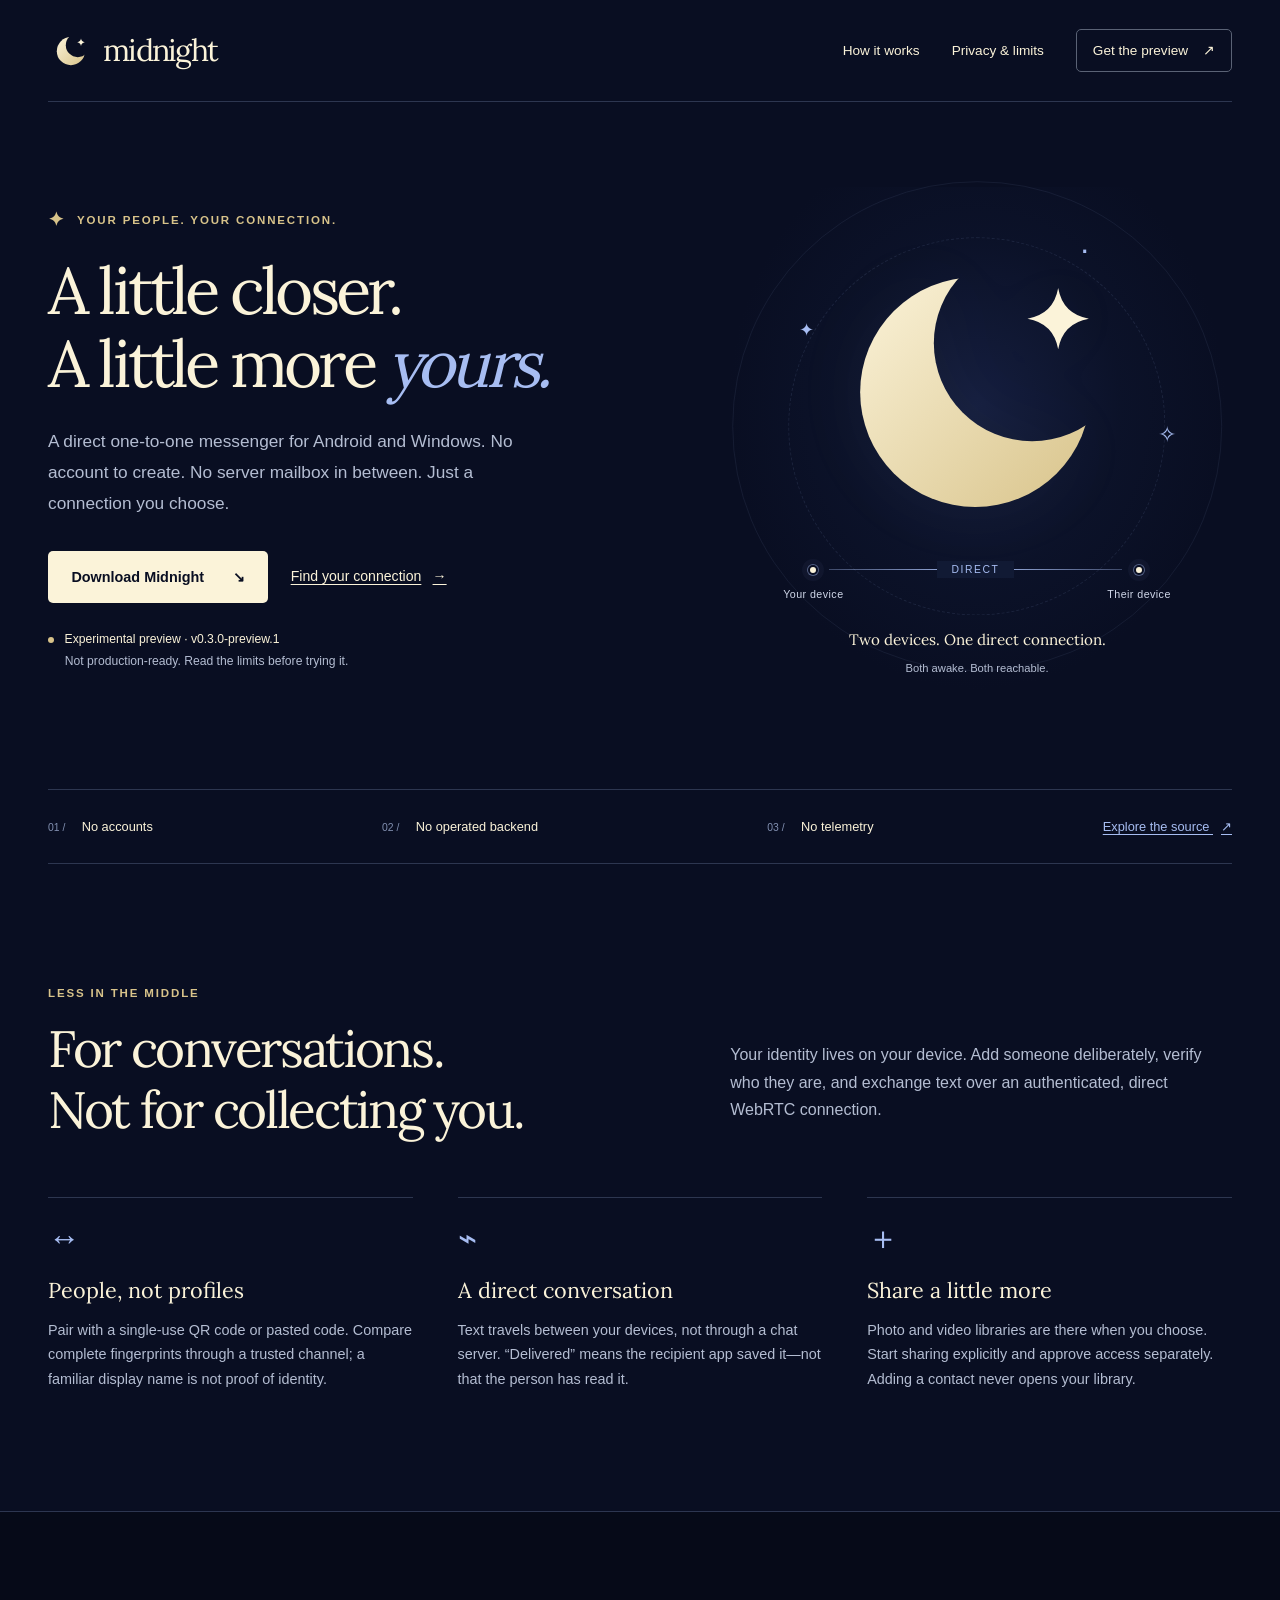
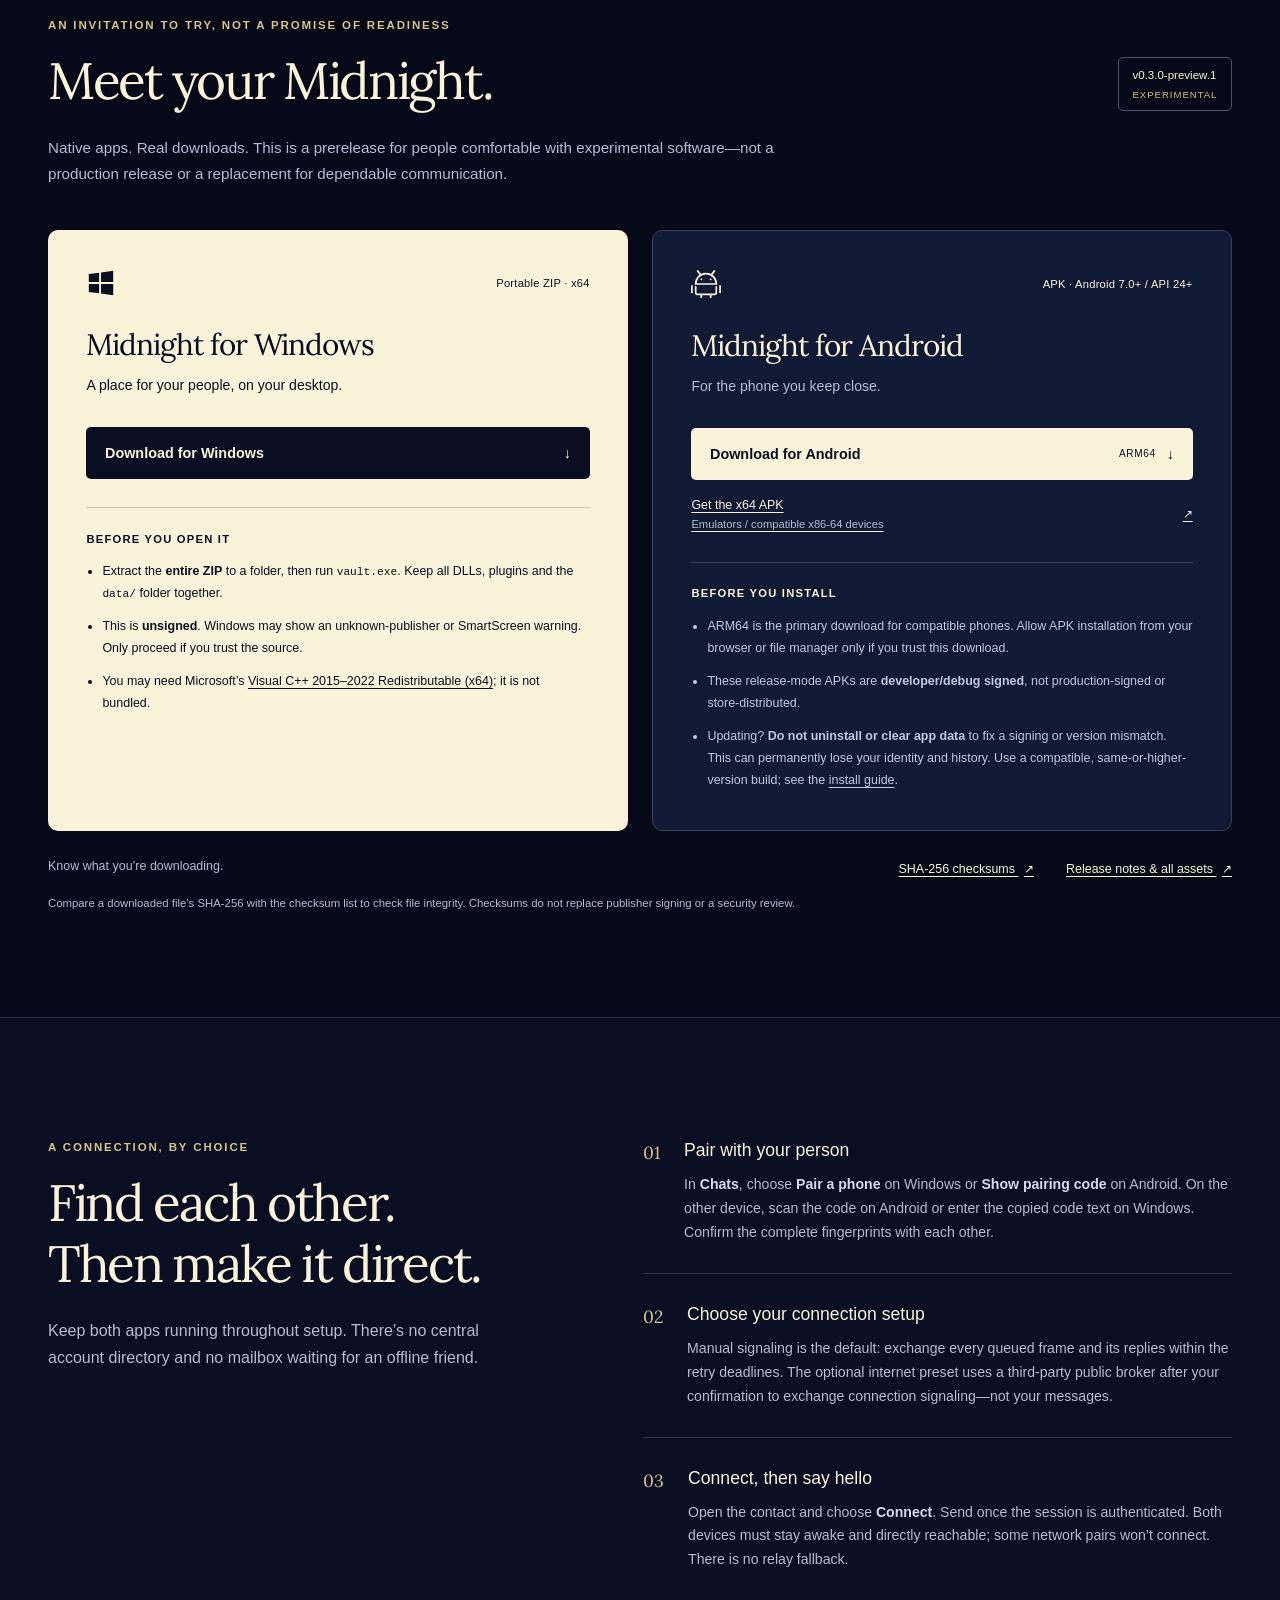
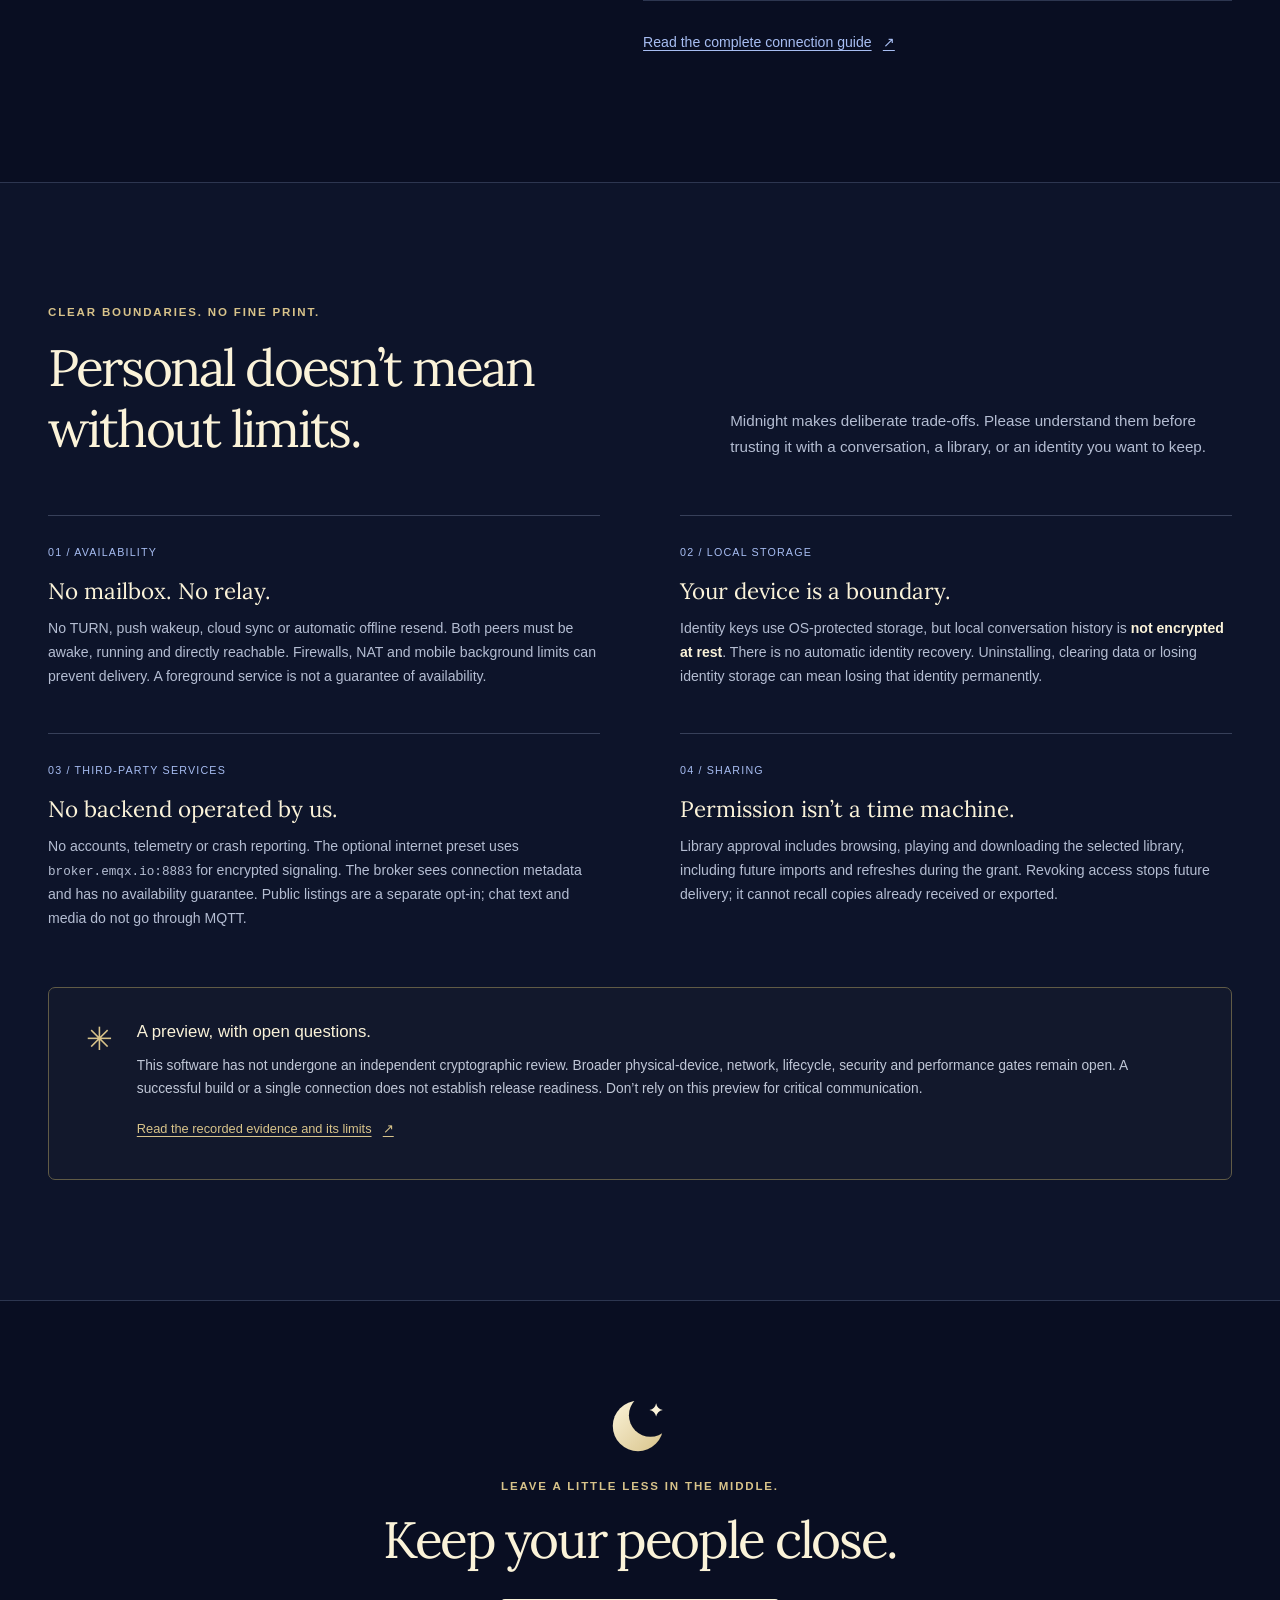
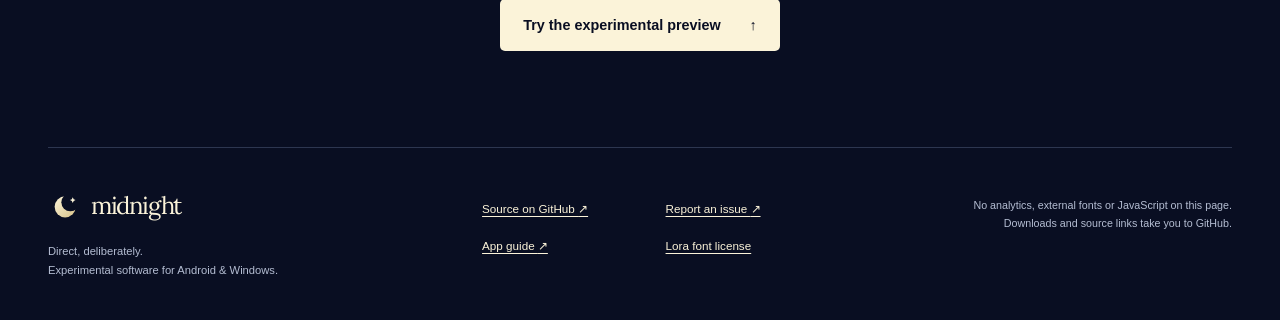
<file: site/index.html>
<!doctype html>
<html lang="en">
<head>
  <meta charset="utf-8">
  <meta name="viewport" content="width=device-width, initial-scale=1">
  <meta name="theme-color" content="#090e22">
  <meta name="description" content="Midnight is an experimental, direct one-to-one messenger for Android and Windows. No accounts, no server mailbox. Meet the preview and its limits.">
  <title>Midnight — A more personal connection</title>
  <link rel="icon" type="image/svg+xml" href="assets/icon.svg">
  <link rel="stylesheet" href="styles.css">
</head>
<body>
  <a class="skip-link" href="#main">Skip to content</a>
  <header class="site-header wrap">
    <a class="brand" href="#" aria-label="Midnight home">
      <img src="assets/mark.svg" width="48" height="48" alt="">
      <span>midnight</span>
    </a>
    <nav aria-label="Main navigation">
      <a href="#how-it-works">How it works</a>
      <a href="#privacy">Privacy &amp; limits</a>
      <a class="nav-download" href="#download">Get the preview <span aria-hidden="true">↗</span></a>
    </nav>
  </header>

  <main id="main">
    <section class="hero wrap" aria-labelledby="hero-heading">
      <div class="hero-copy">
        <p class="eyebrow"><span class="small-star" aria-hidden="true">✦</span> Your people. Your connection.</p>
        <h1 id="hero-heading">A little closer.<br>A little more <em>yours.</em></h1>
        <p class="hero-description">A direct one-to-one messenger for Android and Windows. No account to create. No server mailbox in between. Just a connection you choose.</p>
        <div class="hero-actions">
          <a class="button button-cream" href="#download">Download Midnight <span aria-hidden="true">↘</span></a>
          <a class="text-link" href="#how-it-works">Find your connection <span aria-hidden="true">→</span></a>
        </div>
        <p class="preview-note"><span class="preview-dot" aria-hidden="true"></span> Experimental preview · v0.3.0-preview.1<br><span>Not production-ready. Read the limits before trying it.</span></p>
      </div>
      <figure class="night-art" aria-label="A crescent moon above a direct path between two devices. Both devices must be awake and reachable.">
        <div class="orbit orbit-outer" aria-hidden="true"></div>
        <div class="orbit orbit-inner" aria-hidden="true"></div>
        <span class="art-star star-one" aria-hidden="true">✦</span>
        <span class="art-star star-two" aria-hidden="true">✧</span>
        <span class="art-star star-three" aria-hidden="true">·</span>
        <img class="hero-moon" src="assets/mark.svg" width="400" height="400" alt="">
        <div class="connection-path" aria-hidden="true">
          <span class="endpoint"><span class="device-dot"></span>Your device</span>
          <span class="path-line"><span>direct</span></span>
          <span class="endpoint"><span class="device-dot"></span>Their device</span>
        </div>
        <figcaption>Two devices. One direct connection.<br><span>Both awake. Both reachable.</span></figcaption>
      </figure>
    </section>

    <div class="principles wrap" aria-label="Midnight principles">
      <p><span aria-hidden="true">01 /</span> No accounts</p>
      <p><span aria-hidden="true">02 /</span> No operated backend</p>
      <p><span aria-hidden="true">03 /</span> No telemetry</p>
      <a href="https://github.com/soliluqoy/midnight.uwu">Explore the source <span aria-hidden="true">↗</span></a>
    </div>

    <section class="section wrap" aria-labelledby="connection-heading">
      <div class="section-heading connection-heading">
        <p class="eyebrow">Less in the middle</p>
        <h2 id="connection-heading">For conversations.<br>Not for collecting you.</h2>
        <p>Your identity lives on your device. Add someone deliberately, verify who they are, and exchange text over an authenticated, direct WebRTC connection.</p>
      </div>
      <div class="feature-grid">
        <article class="feature">
          <span class="feature-symbol" aria-hidden="true">↔</span>
          <h3>People, not profiles</h3>
          <p>Pair with a single-use QR code or pasted code. Compare complete fingerprints through a trusted channel; a familiar display name is not proof of identity.</p>
        </article>
        <article class="feature">
          <span class="feature-symbol" aria-hidden="true">⌁</span>
          <h3>A direct conversation</h3>
          <p>Text travels between your devices, not through a chat server. “Delivered” means the recipient app saved it—not that the person has read it.</p>
        </article>
        <article class="feature">
          <span class="feature-symbol" aria-hidden="true">＋</span>
          <h3>Share a little more</h3>
          <p>Photo and video libraries are there when you choose. Start sharing explicitly and approve access separately. Adding a contact never opens your library.</p>
        </article>
      </div>
    </section>

    <section id="download" class="download-section" aria-labelledby="download-heading">
      <div class="wrap">
        <div class="download-heading">
          <div>
            <p class="eyebrow">An invitation to try, not a promise of readiness</p>
            <h2 id="download-heading">Meet your Midnight.</h2>
          </div>
          <span class="version-tag">v0.3.0-preview.1 <span>Experimental</span></span>
        </div>
        <p class="download-intro">Native apps. Real downloads. This is a prerelease for people comfortable with experimental software—not a production release or a replacement for dependable communication.</p>
        <div class="download-grid">
          <article class="download-card windows-card" aria-labelledby="windows-heading">
            <div class="platform-header">
              <svg class="platform-icon" viewBox="0 0 32 32" fill="currentColor" aria-hidden="true"><path d="M3 6.5 14 5v10H3zm13-1.8L29 3v12H16zM3 17h11v10L3 25.5zm13 0h13v12l-13-1.7z"/></svg>
              <span class="package-type">Portable ZIP · x64</span>
            </div>
            <h3 id="windows-heading">Midnight for Windows</h3>
            <p class="platform-summary">A place for your people, on your desktop.</p>
            <a class="button button-navy" href="https://github.com/soliluqoy/midnight.uwu/releases/download/v0.3.0-preview.1/midnight-windows-x64.zip">Download for Windows <span aria-hidden="true">↓</span></a>
            <div class="install-notes">
              <h4>Before you open it</h4>
              <ul>
                <li>Extract the <strong>entire ZIP</strong> to a folder, then run <code>vault.exe</code>. Keep all DLLs, plugins and the <code>data/</code> folder together.</li>
                <li>This is <strong>unsigned</strong>. Windows may show an unknown-publisher or SmartScreen warning. Only proceed if you trust the source.</li>
                <li>You may need Microsoft’s <a href="https://aka.ms/vs/17/release/vc_redist.x64.exe">Visual C++ 2015–2022 Redistributable (x64)</a>; it is not bundled.</li>
              </ul>
            </div>
          </article>
          <article class="download-card android-card" aria-labelledby="android-heading">
            <div class="platform-header">
              <svg class="platform-icon" viewBox="0 0 32 32" fill="none" stroke="currentColor" stroke-width="1.8" stroke-linecap="round" aria-hidden="true"><path d="m10 6-3-4m15 4 3-4M5 16a11 11 0 0 1 22 0ZM5 19v6a2 2 0 0 0 2 2h18a2 2 0 0 0 2-2v-6M11 27v3m10-3v3M1 18v7m30-7v7"/><circle cx="11" cy="11" r="1" fill="currentColor" stroke="none"/><circle cx="21" cy="11" r="1" fill="currentColor" stroke="none"/></svg>
              <span class="package-type">APK · Android 7.0+ / API 24+</span>
            </div>
            <h3 id="android-heading">Midnight for Android</h3>
            <p class="platform-summary">For the phone you keep close.</p>
            <a class="button button-cream" href="https://github.com/soliluqoy/midnight.uwu/releases/download/v0.3.0-preview.1/midnight-android-arm64.apk">Download for Android <span class="button-detail">ARM64</span><span aria-hidden="true">↓</span></a>
            <a class="secondary-download" href="https://github.com/soliluqoy/midnight.uwu/releases/download/v0.3.0-preview.1/midnight-android-x64.apk">Get the x64 APK <span>Emulators / compatible x86-64 devices</span><span aria-hidden="true">↗</span></a>
            <div class="install-notes">
              <h4>Before you install</h4>
              <ul>
                <li>ARM64 is the primary download for compatible phones. Allow APK installation from your browser or file manager only if you trust this download.</li>
                <li>These release-mode APKs are <strong>developer/debug signed</strong>, not production-signed or store-distributed.</li>
                <li>Updating? <strong>Do not uninstall or clear app data</strong> to fix a signing or version mismatch. This can permanently lose your identity and history. Use a compatible, same-or-higher-version build; see the <a href="https://github.com/soliluqoy/midnight.uwu/blob/master/apps/vault/README.md#build-and-run">install guide</a>.</li>
              </ul>
            </div>
          </article>
        </div>
        <div class="release-links">
          <p>Know what you’re downloading.</p>
          <a href="https://github.com/soliluqoy/midnight.uwu/releases/download/v0.3.0-preview.1/SHA256SUMS.txt">SHA-256 checksums <span aria-hidden="true">↗</span></a>
          <a href="https://github.com/soliluqoy/midnight.uwu/releases/tag/v0.3.0-preview.1">Release notes &amp; all assets <span aria-hidden="true">↗</span></a>
        </div>
        <p class="checksum-note">Compare a downloaded file’s SHA-256 with the checksum list to check file integrity. Checksums do not replace publisher signing or a security review.</p>
      </div>
    </section>

    <section id="how-it-works" class="section wrap steps-section" aria-labelledby="steps-heading">
      <div class="section-heading">
        <p class="eyebrow">A connection, by choice</p>
        <h2 id="steps-heading">Find each other.<br>Then make it direct.</h2>
        <p>Keep both apps running throughout setup. There’s no central account directory and no mailbox waiting for an offline friend.</p>
      </div>
      <ol class="steps">
        <li>
          <span class="step-number" aria-hidden="true">01</span>
          <div><h3>Pair with your person</h3><p>In <strong>Chats</strong>, choose <strong>Pair a phone</strong> on Windows or <strong>Show pairing code</strong> on Android. On the other device, scan the code on Android or enter the copied code text on Windows. Confirm the complete fingerprints with each other.</p></div>
        </li>
        <li>
          <span class="step-number" aria-hidden="true">02</span>
          <div><h3>Choose your connection setup</h3><p>Manual signaling is the default: exchange every queued frame and its replies within the retry deadlines. The optional internet preset uses a third-party public broker after your confirmation to exchange connection signaling—not your messages.</p></div>
        </li>
        <li>
          <span class="step-number" aria-hidden="true">03</span>
          <div><h3>Connect, then say hello</h3><p>Open the contact and choose <strong>Connect</strong>. Send once the session is authenticated. Both devices must stay awake and directly reachable; some network pairs won’t connect. There is no relay fallback.</p></div>
        </li>
      </ol>
      <a class="text-link guide-link" href="https://github.com/soliluqoy/midnight.uwu/blob/master/apps/vault/README.md#real-core-workflow">Read the complete connection guide <span aria-hidden="true">↗</span></a>
    </section>

    <section id="privacy" class="privacy-section section" aria-labelledby="privacy-heading">
      <div class="wrap">
        <div class="privacy-heading">
          <div><p class="eyebrow">Clear boundaries. No fine print.</p><h2 id="privacy-heading">Personal doesn’t mean<br>without limits.</h2></div>
          <p>Midnight makes deliberate trade-offs. Please understand them before trusting it with a conversation, a library, or an identity you want to keep.</p>
        </div>
        <div class="limits-grid">
          <article><span class="limit-index" aria-hidden="true">01 / Availability</span><h3>No mailbox. No relay.</h3><p>No TURN, push wakeup, cloud sync or automatic offline resend. Both peers must be awake, running and directly reachable. Firewalls, NAT and mobile background limits can prevent delivery. A foreground service is not a guarantee of availability.</p></article>
          <article><span class="limit-index" aria-hidden="true">02 / Local storage</span><h3>Your device is a boundary.</h3><p>Identity keys use OS-protected storage, but local conversation history is <strong>not encrypted at rest</strong>. There is no automatic identity recovery. Uninstalling, clearing data or losing identity storage can mean losing that identity permanently.</p></article>
          <article><span class="limit-index" aria-hidden="true">03 / Third-party services</span><h3>No backend operated by us.</h3><p>No accounts, telemetry or crash reporting. The optional internet preset uses <code>broker.emqx.io:8883</code> for encrypted signaling. The broker sees connection metadata and has no availability guarantee. Public listings are a separate opt-in; chat text and media do not go through MQTT.</p></article>
          <article><span class="limit-index" aria-hidden="true">04 / Sharing</span><h3>Permission isn’t a time machine.</h3><p>Library approval includes browsing, playing and downloading the selected library, including future imports and refreshes during the grant. Revoking access stops future delivery; it cannot recall copies already received or exported.</p></article>
        </div>
        <aside class="experimental-note" aria-labelledby="experimental-heading">
          <span class="experimental-symbol" aria-hidden="true">✳</span>
          <div><h3 id="experimental-heading">A preview, with open questions.</h3><p>This software has not undergone an independent cryptographic review. Broader physical-device, network, lifecycle, security and performance gates remain open. A successful build or a single connection does not establish release readiness. Don’t rely on this preview for critical communication.</p><a class="text-link" href="https://github.com/soliluqoy/midnight.uwu/blob/master/apps/vault/README.md#verification">Read the recorded evidence and its limits <span aria-hidden="true">↗</span></a></div>
        </aside>
      </div>
    </section>

    <section class="closing wrap" aria-labelledby="closing-heading">
      <img src="assets/mark.svg" width="86" height="86" alt="" loading="lazy">
      <p class="eyebrow">Leave a little less in the middle.</p>
      <h2 id="closing-heading">Keep your people close.</h2>
      <a class="button button-cream" href="#download">Try the experimental preview <span aria-hidden="true">↑</span></a>
    </section>
  </main>

  <footer class="site-footer wrap">
    <div><a class="brand footer-brand" href="#" aria-label="Midnight home"><img src="assets/mark.svg" width="36" height="36" alt=""><span>midnight</span></a><p>Direct, deliberately.<br>Experimental software for Android &amp; Windows.</p></div>
    <nav aria-label="Project resources"><a href="https://github.com/soliluqoy/midnight.uwu">Source on GitHub <span aria-hidden="true">↗</span></a><a href="https://github.com/soliluqoy/midnight.uwu/issues">Report an issue <span aria-hidden="true">↗</span></a><a href="https://github.com/soliluqoy/midnight.uwu/blob/master/apps/vault/README.md">App guide <span aria-hidden="true">↗</span></a><a href="assets/OFL.txt">Lora font license</a></nav>
    <p class="footer-note">No analytics, external fonts or JavaScript on this page.<br>Downloads and source links take you to GitHub.</p>
  </footer>
</body>
</html>
</file>
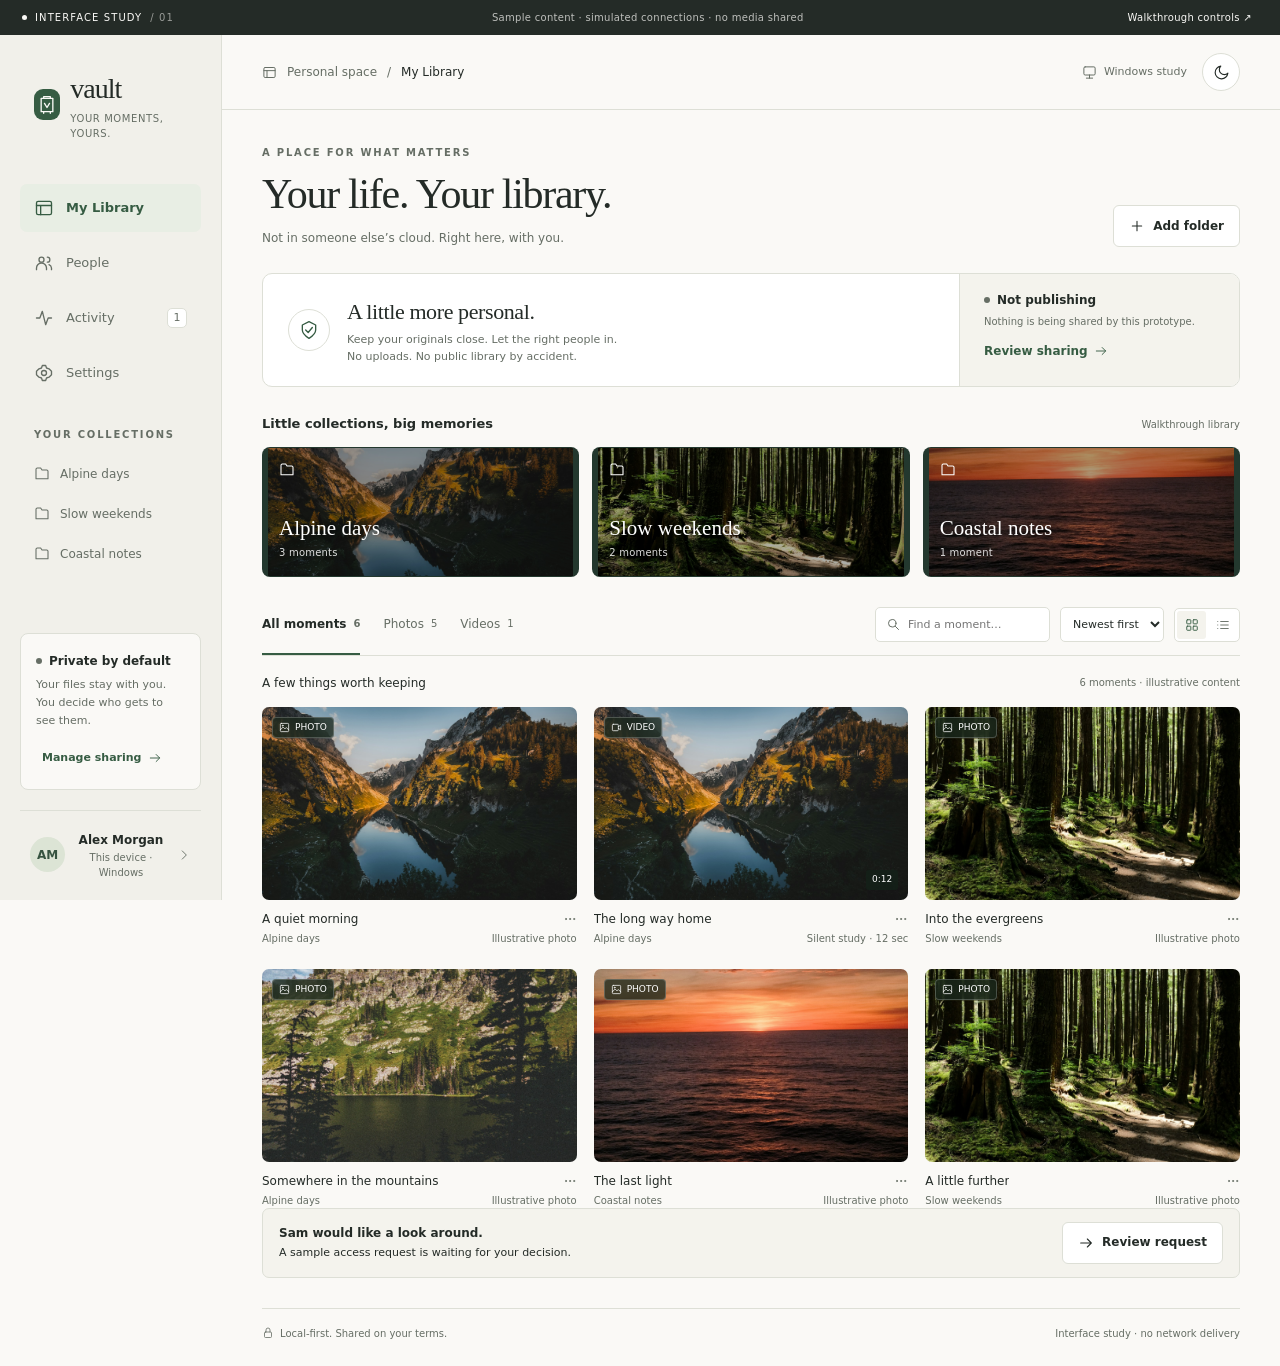
<file: design/vault/index.html>
<!doctype html>
<html lang="en">
<head>
  <meta charset="utf-8">
  <meta name="viewport" content="width=device-width, initial-scale=1">
  <meta name="color-scheme" content="light dark">
  <meta name="description" content="Vault interactive interface study. Local-only design prototype, not a networked Vault application.">
  <title>Vault — Interface study</title>
  <link rel="icon" href="data:,">
  <link rel="stylesheet" href="styles.css">
  <script src="app.js" defer></script>
</head>
<body>
  <a class="skip-link" href="#main">Skip to content</a>
  <div class="study-bar"><span><span class="study-dot"></span> INTERFACE STUDY <span class="study-version">/ 01</span></span><span class="study-disclaimer">Sample content · simulated connections · no media shared</span><button type="button" data-action="scenario">Walkthrough controls <span aria-hidden="true">↗</span></button></div>
  <div id="app"></div>
  <dialog id="dialog" aria-labelledby="dialog-title"></dialog>
  <div id="toast" role="status" aria-live="polite"></div>
  <input id="file-picker" type="file" accept="image/*,video/*" multiple hidden>
  <input id="folder-picker" type="file" accept="image/*,video/*" webkitdirectory multiple hidden>
</body>
</html>
</file>
<file: site/styles.css>
@font-face {
  font-family: "Lora";
  src: url("assets/Lora.ttf") format("truetype");
  font-style: normal;
  font-weight: 400 700;
  font-display: swap;
}

:root {
  color-scheme: dark;
  --night: #090e22;
  --deep: #060a18;
  --panel: #111a35;
  --cream: #fbf3d9;
  --muted: #b4bdd2;
  --blue: #a7bdf2;
  --gold: #d8c38a;
  --line: #2d3650;
  --serif: "Lora", Georgia, serif;
  --sans: -apple-system, BlinkMacSystemFont, "Segoe UI", sans-serif;
}

* { box-sizing: border-box; }
html { scroll-behavior: smooth; scroll-padding-top: 2rem; }
body { margin: 0; background: var(--night); color: var(--cream); font-family: var(--sans); font-size: 1rem; line-height: 1.7; -webkit-font-smoothing: antialiased; }
::selection { background: var(--cream); color: var(--night); }
a { color: inherit; text-underline-offset: .22em; text-decoration-thickness: 1px; }
a:hover { text-decoration-thickness: 2px; }
a:focus-visible { outline: 3px solid var(--blue); outline-offset: 6px; border-radius: 3px; }
img, svg { max-width: 100%; vertical-align: middle; }
figure, p, h1, h2, h3, h4 { margin: 0; }
h1, h2, h3 { font-weight: 400; }
h1, h2 { font-family: var(--serif); text-wrap: balance; }
h2 { font-size: clamp(2.1rem, 4vw, 3.5rem); letter-spacing: -.045em; line-height: 1.2; }
h3 { font-size: 1.2rem; line-height: 1.4; }
code { font-family: ui-monospace, "Cascadia Code", Consolas, monospace; font-size: .9em; overflow-wrap: anywhere; }
strong { font-weight: 650; }
.wrap { width: min(1200px, calc(100% - 6rem)); margin-inline: auto; }
.section { padding-block: 7.5rem; }
.eyebrow { font-size: .72rem; font-weight: 650; line-height: 1.6; letter-spacing: .16em; text-transform: uppercase; color: var(--gold); }
.skip-link { position: absolute; top: -8rem; left: 1rem; z-index: 5; background: var(--cream); color: var(--night); padding: .8rem 1.2rem; }
.skip-link:focus { top: 1rem; }

.site-header { display: flex; align-items: center; justify-content: space-between; gap: 2rem; padding-block: 1.65rem; border-bottom: 1px solid var(--line); }
.brand { display: inline-flex; align-items: center; gap: .45rem; text-decoration: none; flex-shrink: 0; }
.brand span { font-family: var(--serif); font-size: 1.9rem; letter-spacing: -.06em; line-height: 1; }
.site-header nav { display: flex; align-items: center; gap: 2rem; font-size: .85rem; }
.site-header nav a { text-decoration: none; padding-block: .5rem; }
.site-header nav a:hover { color: var(--blue); }
.site-header nav .nav-download { border: 1px solid #5a6275; padding: .55rem 1rem; border-radius: 5px; }
.nav-download span { margin-left: .7rem; }

.hero { display: grid; grid-template-columns: 1.22fr 1fr; align-items: center; min-height: 650px; padding-block: 5.3rem 5.8rem; gap: 1.5rem; }
.hero .eyebrow { display: flex; align-items: center; gap: .7rem; }
.small-star { font-size: 1.2rem; line-height: 1; }
h1 { margin-top: 1.5rem; font-size: clamp(3rem, 5.1vw, 4.55rem); line-height: 1.12; letter-spacing: -.058em; }
h1 em { font-weight: 400; color: var(--blue); }
.hero-description { max-width: 32rem; margin-top: 1.65rem; font-size: 1.08rem; color: var(--muted); line-height: 1.8; }
.hero-actions { display: flex; align-items: center; flex-wrap: wrap; gap: 1.4rem; margin-top: 2rem; }
.button { min-height: 52px; display: inline-flex; align-items: center; justify-content: center; gap: 1.8rem; border: 1px solid transparent; border-radius: 5px; padding: .85rem 1.4rem; font-size: .9rem; font-weight: 650; line-height: 1.4; text-decoration: none; transition: background-color .18s ease, border-color .18s ease; }
.button:hover { text-decoration: none; }
.button-cream { background: var(--cream); color: var(--night); }
.button-cream:hover { background: #e6d6a6; }
.button-navy { background: var(--night); color: var(--cream); }
.button-navy:hover { background: #233157; }
.text-link { display: inline-flex; align-items: center; gap: .7rem; font-size: .88rem; padding-block: .45rem; }
.preview-note { margin-top: 1.6rem; font-size: .76rem; color: var(--cream); line-height: 1.8; }
.preview-note > span:last-child { color: var(--muted); margin-left: 1.05rem; }
.preview-dot { display: inline-block; width: 6px; height: 6px; margin-right: .45rem; border-radius: 50%; background: var(--gold); vertical-align: middle; }

.night-art { position: relative; isolation: isolate; width: 100%; aspect-ratio: 1; max-width: 510px; justify-self: end; display: flex; flex-direction: column; align-items: center; justify-content: end; background: radial-gradient(ellipse at 50% 43%, #202d5c80 0, #15214335 40%, transparent 69%); }
.orbit { position: absolute; top: 47%; left: 50%; border: 1px solid #a7bdf214; border-radius: 50%; transform: translate(-50%, -50%); z-index: -1; }
.orbit-outer { width: 96%; height: 96%; }
.orbit-inner { width: 74%; height: 74%; border-style: dashed; border-color: #a7bdf21c; }
.hero-moon { position: absolute; top: 0; left: 13%; width: 77%; height: auto; filter: drop-shadow(0 0 36px #d8c38a0a); }
.art-star { position: absolute; color: var(--blue); }
.star-one { top: 25%; left: 15%; font-size: 1.15rem; }
.star-two { right: 11%; top: 45%; font-size: 1.4rem; }
.star-three { top: 7%; right: 28%; font-size: 2rem; }
.connection-path { display: flex; align-items: flex-start; width: 76%; margin-bottom: 1.4rem; padding-top: 65%; }
.endpoint { display: flex; flex-direction: column; align-items: center; gap: .65rem; font-size: .67rem; letter-spacing: .04em; color: #d0d7e9; white-space: nowrap; }
.device-dot { width: 10px; height: 10px; background: var(--cream); border-radius: 50%; border: 2px solid var(--night); box-shadow: 0 0 0 1px #a7bdf270, 0 0 0 6px #a7bdf20b; }
.path-line { flex: 1; margin: 4px -.9rem 0; height: 1px; background: linear-gradient(90deg, #a7bdf255, #a7bdf2, #a7bdf255); text-align: center; }
.path-line span { display: inline-block; position: relative; top: -.95rem; background: #111a34; padding-inline: .9rem; color: var(--blue); font-size: .65rem; letter-spacing: .15em; text-transform: uppercase; }
.night-art figcaption { font-family: var(--serif); text-align: center; font-size: .95rem; line-height: 1.8; padding-bottom: 1rem; }
.night-art figcaption span { font-family: var(--sans); font-size: .7rem; color: var(--muted); }

.principles { display: flex; align-items: center; justify-content: space-between; gap: 1.5rem; padding-block: 1.6rem; border-block: 1px solid var(--line); font-size: .8rem; }
.principles p { white-space: nowrap; }
.principles p span { color: #8290b1; margin-right: .8rem; font-size: .65rem; }
.principles a { color: var(--blue); }
.principles a span { margin-left: .5rem; }
.section-heading { max-width: 42rem; }
.section-heading h2 { margin-top: .95rem; }
.section-heading > p:last-child { margin-top: 1.4rem; color: var(--muted); max-width: 35rem; }
.connection-heading { max-width: none; display: grid; grid-template-columns: 1.2fr 1fr; column-gap: 5rem; }
.connection-heading .eyebrow { grid-column: 1 / -1; }
.connection-heading > p:last-child { margin-top: 1.3rem; align-self: center; }
.feature-grid { display: grid; grid-template-columns: repeat(3, 1fr); gap: 2.8rem; margin-top: 3.5rem; }
.feature { border-top: 1px solid var(--line); padding-top: 1.5rem; }
.feature-symbol { color: var(--blue); font-size: 2rem; line-height: 1; display: block; margin-bottom: 1.3rem; }
.feature h3 { font-family: var(--serif); font-size: 1.35rem; }
.feature p { color: var(--muted); margin-top: .8rem; font-size: .9rem; }

.download-section { background: var(--deep); border-block: 1px solid var(--line); padding-block: 6.5rem; }
.download-heading { display: flex; justify-content: space-between; align-items: end; gap: 2rem; }
.download-heading h2 { margin-top: .95rem; }
.version-tag { flex-shrink: 0; border: 1px solid #4b5267; border-radius: 5px; padding: .55rem .85rem; font-size: .72rem; line-height: 1.4; color: var(--cream); }
.version-tag span { display: block; color: var(--gold); text-transform: uppercase; font-size: .6rem; letter-spacing: .1em; margin-top: .3rem; }
.download-intro { color: var(--muted); max-width: 47rem; margin-top: 1.5rem; font-size: .95rem; }
.download-grid { display: grid; grid-template-columns: 1fr 1fr; gap: 1.5rem; margin-top: 2.7rem; }
.download-card { border-radius: 10px; padding: 2.4rem; }
.windows-card { color-scheme: light; background: var(--cream); color: var(--night); }
.android-card { background: var(--panel); border: 1px solid #35405e; }
.platform-header { display: flex; align-items: center; justify-content: space-between; gap: 1rem; margin-bottom: 1.6rem; }
.platform-icon { height: 30px; width: 30px; flex-shrink: 0; }
.package-type { font-size: .7rem; letter-spacing: .02em; }
.download-card h3 { font-family: var(--serif); font-size: clamp(1.45rem, 2.35vw, 1.85rem); letter-spacing: -.035em; }
.platform-summary { margin-top: .55rem; font-size: .88rem; }
.android-card .platform-summary { color: var(--muted); }
.download-card .button { display: flex; margin-top: 1.8rem; width: 100%; justify-content: space-between; gap: .7rem; padding-inline: 1.1rem; }
.button-detail { margin-left: auto; font-size: .63rem; font-weight: 500; letter-spacing: .06em; }
.secondary-download { display: grid; grid-template-columns: 1fr auto; font-size: .78rem; line-height: 1.6; padding-block: 1rem 0; }
.secondary-download span:first-child { grid-row: 2; color: var(--muted); font-size: .7rem; text-decoration: none; }
.secondary-download span:last-child { grid-column: 2; grid-row: 1 / 3; align-self: center; }
.install-notes { border-top: 1px solid #cdc4ad; padding-top: 1.35rem; margin-top: 1.75rem; }
.android-card .install-notes { border-color: #35405e; }
.install-notes h4 { font-size: .7rem; text-transform: uppercase; letter-spacing: .11em; font-weight: 650; }
.install-notes ul { margin: .8rem 0 0; padding-left: 1rem; font-size: .78rem; line-height: 1.75; }
.install-notes li + li { margin-top: .7rem; }
.android-card .install-notes li { color: #bec8df; }
.install-notes strong { color: inherit; }
.windows-card a:focus-visible { outline-color: #254e93; }
.release-links { display: flex; flex-wrap: wrap; gap: .5rem 2rem; margin-top: 1.6rem; font-size: .78rem; }
.release-links p { margin-right: auto; color: var(--muted); }
.release-links a { padding-block: .15rem; }
.release-links a span { margin-left: .35rem; }
.checksum-note { color: var(--muted); font-size: .71rem; margin-top: .7rem; max-width: 51rem; }

.steps-section { display: grid; grid-template-columns: 1fr 1.18fr; column-gap: 6rem; }
.steps-section .section-heading > p:last-child { max-width: 27rem; }
.steps { list-style: none; margin: 0; padding: 0; }
.steps li { display: flex; gap: 1.5rem; padding-block: 1.75rem; border-bottom: 1px solid var(--line); }
.steps li:first-child { padding-top: 0; }
.step-number { color: var(--gold); font-family: var(--serif); font-size: 1.1rem; line-height: 1.7; }
.steps h3 { font-size: 1.1rem; }
.steps p { color: var(--muted); margin-top: .65rem; font-size: .88rem; }
.steps p strong { color: #d4dced; }
.guide-link { grid-column: 2; justify-self: start; margin-top: 1.4rem; color: var(--blue); }

.privacy-section { background: #0d142a; border-block: 1px solid var(--line); }
.privacy-heading { display: grid; grid-template-columns: 1.2fr 1fr; gap: 5rem; align-items: end; }
.privacy-heading h2 { margin-top: .95rem; }
.privacy-heading > p { color: var(--muted); font-size: .95rem; }
.limits-grid { display: grid; grid-template-columns: 1fr 1fr; gap: 2.75rem 5rem; margin-top: 3.5rem; }
.limits-grid article { border-top: 1px solid #374059; padding-top: 1.3rem; }
.limit-index { font-size: .67rem; color: var(--blue); text-transform: uppercase; letter-spacing: .11em; }
.limits-grid h3 { font-family: var(--serif); font-size: 1.4rem; margin-top: .65rem; }
.limits-grid p { color: var(--muted); font-size: .88rem; margin-top: .7rem; }
.limits-grid strong { color: var(--cream); }
.experimental-note { margin-top: 3.5rem; padding: 2rem 2.3rem; border: 1px solid #605b46; border-radius: 7px; background: #d8c38a05; display: flex; gap: 1.5rem; align-items: start; }
.experimental-symbol { color: var(--gold); font-size: 2rem; line-height: 1.2; }
.experimental-note h3 { color: var(--cream); font-size: 1.05rem; }
.experimental-note p { margin-top: .65rem; color: #c0c7d7; font-size: .86rem; }
.experimental-note .text-link { color: var(--gold); margin-top: .65rem; font-size: .8rem; }

.closing { padding-block: 5rem 6rem; text-align: center; }
.closing > img { margin-bottom: .65rem; }
.closing h2 { margin-top: .8rem; }
.closing .button { margin-top: 1.8rem; }
.site-footer { border-top: 1px solid var(--line); padding-block: 2.5rem; display: grid; grid-template-columns: 1.1fr 1fr 1fr; gap: 3rem; align-items: start; }
.footer-brand span { font-size: 1.5rem; }
.site-footer p { color: var(--muted); font-size: .7rem; margin-top: .65rem; }
.site-footer nav { display: grid; grid-template-columns: 1fr 1fr; gap: .5rem 1rem; font-size: .73rem; padding-top: .4rem; }
.site-footer nav a { padding-block: .3rem; }
.site-footer .footer-note { margin-top: .5rem; text-align: right; font-size: .67rem; }

@media (min-width: 1500px) {
  .hero { min-height: 730px; }
}

@media (max-width: 1100px) {
  .wrap { width: min(1200px, calc(100% - 4rem)); }
  .site-header nav { gap: 1.3rem; }
  .hero { grid-template-columns: 1.2fr 1fr; min-height: auto; padding-block: 4.5rem; }
  h1 { font-size: clamp(2.7rem, 5.3vw, 4rem); }
  .hero-description { font-size: 1rem; }
  .hero-actions { gap: .8rem 1.2rem; }
  .hero-actions .text-link { font-size: .8rem; }
  .connection-heading, .privacy-heading { column-gap: 3rem; }
  .feature-grid { gap: 1.8rem; }
  .download-card { padding: 1.8rem; }
  .steps-section { column-gap: 3rem; }
  .limits-grid { column-gap: 3rem; }
  .site-footer { grid-template-columns: 1fr 1fr; gap: 2rem; }
  .site-footer .footer-note { grid-column: 1 / -1; text-align: left; margin-top: 0; }
}

@media (max-width: 760px) {
  html { scroll-padding-top: 1rem; }
  .wrap { width: calc(100% - 2.5rem); }
  .section { padding-block: 4.5rem; }
  .site-header { flex-wrap: wrap; gap: 1.1rem; padding-block: 1.1rem; }
  .brand span { font-size: 1.75rem; }
  .brand img { width: 42px; height: 42px; }
  .site-header nav { width: 100%; justify-content: space-between; gap: .65rem; font-size: .72rem; }
  .site-header nav a { min-height: 44px; display: inline-flex; align-items: center; }
  .site-header nav .nav-download { padding: .4rem .65rem; }
  .nav-download span { margin-left: .5rem; }
  .hero { grid-template-columns: 1fr; gap: .5rem; padding-block: 3.25rem 2.5rem; }
  h1 { font-size: clamp(2.8rem, 8.5vw, 4rem); margin-top: 1.15rem; }
  .hero-description { max-width: 35rem; font-size: 1rem; }
  .hero-actions { margin-top: 1.6rem; }
  .night-art { justify-self: center; max-width: 390px; margin-top: .5rem; }
  .principles { display: grid; grid-template-columns: 1fr 1fr; gap: 1rem; font-size: .73rem; }
  .principles p span { margin-right: .5rem; font-size: .6rem; }
  .principles a { padding-block: .3rem; }
  .connection-heading { display: block; }
  .connection-heading > p:last-child { margin-top: 1.2rem; }
  .feature-grid { grid-template-columns: 1fr; gap: 1.8rem; margin-top: 2rem; }
  .feature { position: relative; padding-left: 3rem; padding-top: 1.4rem; }
  .feature-symbol { position: absolute; top: 1.5rem; left: 0; font-size: 1.7rem; }
  .feature p { max-width: 34rem; }
  .download-section { padding-block: 4.2rem; }
  .download-heading { display: block; }
  .version-tag { display: inline-flex; gap: 1rem; align-items: center; margin-top: 1.3rem; }
  .version-tag span { margin: 0; }
  .download-intro { font-size: .9rem; }
  .download-grid { grid-template-columns: 1fr; margin-top: 2rem; gap: 1.2rem; }
  .download-card { padding: 1.8rem; }
  .download-card h3 { font-size: 1.85rem; }
  .release-links { gap: .6rem 1.5rem; }
  .release-links p { width: 100%; }
  .steps-section { display: block; }
  .steps { margin-top: 2.5rem; }
  .steps li { gap: 1.2rem; }
  .guide-link { margin-top: 1.4rem; }
  .privacy-heading { display: block; }
  .privacy-heading > p { margin-top: 1.4rem; }
  .limits-grid { grid-template-columns: 1fr; gap: 2rem; margin-top: 2.5rem; }
  .experimental-note { padding: 1.5rem; gap: 1rem; margin-top: 2.5rem; }
  .experimental-symbol { font-size: 1.5rem; }
  .closing { padding-block: 3.5rem 4.5rem; }
  .site-footer { padding-block: 2rem; gap: 1.5rem; }
  .site-footer nav { grid-template-columns: 1fr; gap: .3rem; }
  .site-footer nav a { min-height: 36px; }
}

@media (max-width: 380px) {
  .wrap { width: calc(100% - 2rem); }
  .site-header nav { flex-wrap: wrap; gap: .15rem 1rem; justify-content: start; }
  .site-header nav .nav-download { margin-left: auto; }
  .eyebrow { font-size: .64rem; letter-spacing: .12em; }
  h1 { font-size: 2.65rem; }
  .hero-actions { align-items: start; flex-direction: column; gap: .6rem; }
  .preview-note { font-size: .68rem; }
  .principles { font-size: .65rem; gap: .8rem; }
  .principles p span { margin-right: .3rem; }
  .download-card { padding: 1.3rem; }
  .download-card h3 { font-size: 1.6rem; }
  .package-type { font-size: .64rem; }
  .download-card .button { font-size: .8rem; padding-inline: .85rem; }
  .experimental-note { padding: 1.25rem; }
  .experimental-symbol { display: none; }
  .site-footer { grid-template-columns: 1fr; }
  .site-footer nav { grid-template-columns: 1fr 1fr; }
}

@media (prefers-reduced-motion: reduce) {
  html { scroll-behavior: auto; }
  .button { transition: none; }
}

@media (forced-colors: active) {
  .button, .device-dot { border: 1px solid ButtonText; }
  .path-line { background: CanvasText; }
  .preview-dot { background: CanvasText; }
  .orbit { border-color: GrayText; }
}
</file>
<file: design/vault/styles.css>
@layer reset, base, components, responsive;
@layer reset {
  *,*::before,*::after{box-sizing:border-box}body,h1,h2,h3,p{margin:0}button,input,select{font:inherit}button{cursor:pointer}img,video{max-width:100%;display:block}button,a,input,select{touch-action:manipulation}button{color:inherit}button:disabled{cursor:not-allowed;opacity:.5}a{color:inherit}button svg{pointer-events:none}button,input,select{border-radius:0}button{background:none;border:0}button:focus-visible,a:focus-visible,input:focus-visible,select:focus-visible,summary:focus-visible{outline:3px solid var(--accent);outline-offset:4px}
}
@layer base {
  :root{--bg:#faf9f6;--sidebar:#f1f0ea;--surface:#fff;--surface-soft:#f4f3ed;--fg:#242b27;--muted:#666e65;--border:#dddfd6;--accent:#365c43;--accent-hover:#244730;--accent-soft:#e8eee4;--warning:#8b5724;--warning-soft:#fff4e3;--error:#a74036;--error-soft:#faeae7;--media-bg:#e3e5dc;--shadow:0 16px 60px #14271924;font-family:'Segoe UI',system-ui,-apple-system,BlinkMacSystemFont,sans-serif;font-size:14px;color:var(--fg);background:var(--bg);color-scheme:light}
  [data-theme="dark"]{--bg:#191e1a;--sidebar:#202620;--surface:#252c25;--surface-soft:#2b332b;--fg:#f0f1e9;--muted:#b2bcaf;--border:#3e493d;--accent:#b5d4a7;--accent-hover:#d5e9cc;--accent-soft:#314431;--warning:#f1c590;--warning-soft:#403323;--error:#f0a59b;--error-soft:#422b29;--media-bg:#303c31;--shadow:0 16px 60px #0005;color-scheme:dark}
  body{min-width:320px;line-height:1.5}svg.icon{width:20px;height:20px;flex:none;fill:none;stroke:currentColor;stroke-width:1.6;stroke-linecap:round;stroke-linejoin:round}h1{font-family:Georgia,'Times New Roman',serif;font-weight:400;font-size:42px;line-height:1.15;letter-spacing:-1.3px}h2{font-size:19px;font-weight:600;letter-spacing:-.4px}h3{font-size:15px;font-weight:600}p{color:var(--muted)}small{font-size:12px}.eyebrow{font-size:10px;letter-spacing:1.8px;font-weight:700;text-transform:uppercase;color:var(--muted)}.muted{color:var(--muted)}.mono{font-family:Consolas,monospace;font-size:12px;overflow-wrap:anywhere}.sr-only{position:absolute;width:1px;height:1px;overflow:hidden;clip:rect(0,0,0,0)}.skip-link{position:fixed;top:-80px;left:16px;z-index:20;padding:12px;background:var(--surface)}.skip-link:focus{top:8px}
}
@layer components {
  .study-bar{height:35px;padding:0 22px;background:var(--fg);color:var(--bg);display:flex;align-items:center;justify-content:space-between;gap:12px;font-size:10px;letter-spacing:1.1px;position:relative;z-index:5}.study-bar>span:first-child{display:flex;align-items:center;gap:8px;white-space:nowrap}.study-dot{width:5px;height:5px;background:currentColor;border-radius:50%}.study-version{opacity:.55}.study-disclaimer{letter-spacing:.3px;opacity:.72}.study-bar button{font-size:10px;letter-spacing:.3px;min-height:30px;color:inherit}.study-bar button:hover{text-decoration:underline}
  .app-shell{display:grid;grid-template-columns:222px minmax(0,1fr);min-height:calc(100vh - 35px)}.sidebar{background:var(--sidebar);border-right:1px solid var(--border);display:flex;flex-direction:column;padding:33px 20px 20px;position:sticky;top:0;height:calc(100vh - 35px);align-self:start}.brand{display:flex;gap:10px;align-items:center;padding:0 14px;margin-bottom:43px}.brand-mark{width:31px;height:31px;display:grid;place-items:center;background:var(--accent);color:var(--bg);border-radius:9px}.brand-mark svg{width:20px;height:20px}.brand-name{font-family:Georgia,serif;font-size:28px;letter-spacing:-1px}.brand-tag{font-size:10px;color:var(--muted);padding:1px 0 0;letter-spacing:.6px}.nav{display:grid;gap:7px}.nav-button{height:48px;display:flex;align-items:center;gap:12px;padding:0 14px;border-radius:7px;text-align:left;font-size:13px;font-weight:500;color:var(--muted)}.nav-button.active{background:var(--accent-soft);color:var(--accent);font-weight:600}.nav-button:hover{background:var(--surface-soft);color:var(--fg)}.nav-button.active:hover{background:var(--accent-soft)}.nav-count{margin-left:auto;font-size:11px;border:1px solid var(--border);min-width:20px;height:20px;border-radius:5px;display:grid;place-items:center;background:var(--surface)}.sidebar-caption{padding:0 14px;margin:30px 0 12px}.source-link{font-size:12px;display:flex;align-items:center;gap:10px;min-height:40px;padding:0 14px;text-align:left;color:var(--muted);border-radius:5px}.source-link .icon{width:16px;height:16px}.source-link:hover{background:var(--surface)}.sidebar-bottom{margin-top:auto;padding-top:38px}.publication-mini{padding:15px;border:1px solid var(--border);border-radius:8px;margin-bottom:20px;background:var(--bg)}.publication-mini strong{font-size:12px;font-weight:600}.publication-mini p{font-size:11px;margin:6px 0 12px;line-height:1.65}.publication-mini button{font-size:11px;color:var(--accent);font-weight:600;display:flex;align-items:center;gap:6px;min-height:32px}.publication-mini .icon{width:14px;height:14px}.identity{display:flex;align-items:center;gap:10px;border-top:1px solid var(--border);padding:18px 10px 0}.avatar{width:35px;height:35px;flex:none;display:grid;place-items:center;background:#dce4d5;color:#365340;border-radius:50%;font-weight:600;font-size:12px}.avatar.ochre{background:#eee1cc;color:#805b32}.avatar.large{width:62px;height:62px;font-size:22px}.identity strong{font-size:12px}.identity p{font-size:10px}.identity .icon{margin-left:auto;width:14px;height:14px;color:var(--muted)}
  .workspace{min-width:0}.topbar{height:75px;display:flex;align-items:center;justify-content:space-between;border-bottom:1px solid var(--border);padding:0 40px;gap:20px}.breadcrumb{display:flex;align-items:center;gap:10px;font-size:12px;color:var(--muted)}.breadcrumb .icon{width:15px;height:15px}.breadcrumb span:last-child{color:var(--fg)}.topbar-right{display:flex;align-items:center;gap:15px}.device-pill{font-size:11px;display:flex;align-items:center;gap:7px;color:var(--muted)}.device-pill .icon{width:15px;height:15px}.round-button{width:38px;height:38px;border:1px solid var(--border);border-radius:50%;display:grid;place-items:center;background:var(--surface)}.round-button:hover{background:var(--accent-soft)}.round-button .icon{width:17px;height:17px}.page{padding:35px 40px 25px;max-width:1600px;margin:0 auto}.page-heading{display:flex;justify-content:space-between;align-items:flex-end;gap:24px;margin-bottom:26px}.page-heading .eyebrow{margin-bottom:10px}.page-heading p{font-size:12px;margin-top:11px}.heading-actions{display:flex;align-items:center;gap:10px;flex-wrap:wrap}.button{min-height:42px;padding:10px 15px;border:1px solid var(--border);border-radius:6px;font-size:12px;font-weight:600;background:var(--surface);display:inline-flex;align-items:center;justify-content:center;gap:8px;text-decoration:none;line-height:1.4}.button .icon{width:16px;height:16px}.button:hover{background:var(--surface-soft);border-color:var(--muted)}.button.primary{background:var(--accent);color:var(--bg);border-color:var(--accent)}.button.primary:hover{background:var(--accent-hover)}.button.danger{color:var(--error);border-color:var(--error)}.button.quiet{border-color:transparent;background:transparent}.button.full{width:100%}.button.small{min-height:36px;padding:7px 12px;font-size:11px}.text-button{color:var(--accent);font-size:12px;min-height:36px;padding:4px 0;font-weight:600;display:inline-flex;align-items:center;gap:6px}.text-button:hover{text-decoration:underline}.text-button .icon{width:14px;height:14px}.status-dot{width:6px;height:6px;border-radius:50%;background:var(--muted);display:inline-block;flex:none}.status-dot.green{background:var(--accent)}.status{display:inline-flex;align-items:center;gap:7px;font-size:11px;white-space:nowrap}.tag{display:inline-flex;align-items:center;gap:5px;padding:4px 8px;border-radius:4px;font-size:10px;font-weight:500;line-height:1.5;background:var(--surface-soft);color:var(--muted)}.tag.green{background:var(--accent-soft);color:var(--accent)}.tag.amber{background:var(--warning-soft);color:var(--warning)}.tag.red{background:var(--error-soft);color:var(--error)}.tag .icon{width:12px;height:12px}
  .library-intro{display:grid;grid-template-columns:minmax(0,1fr) 280px;border:1px solid var(--border);border-radius:10px;overflow:hidden;margin-bottom:27px;background:var(--surface)}.intro-copy{display:flex;gap:17px;align-items:center;padding:21px 25px}.intro-icon{width:42px;height:42px;border:1px solid var(--border);display:grid;place-items:center;flex:none;border-radius:50%;color:var(--accent)}.intro-copy h2{font-family:Georgia,serif;font-size:22px;font-weight:400;letter-spacing:-.4px}.intro-copy p{margin-top:4px;font-size:11px;max-width:420px}.intro-action{border-left:1px solid var(--border);display:flex;flex-direction:column;justify-content:center;padding:17px 24px;background:var(--surface-soft)}.intro-action .status{font-weight:600;font-size:12px}.intro-action p{font-size:10px;margin-top:5px}.intro-action button{align-self:start;margin-top:4px}.collection-label{display:flex;align-items:center;justify-content:space-between;margin-bottom:13px}.collection-label h2{font-size:13px;font-weight:600;letter-spacing:0}.collection-label>span{font-size:10px;color:var(--muted)}.collections{display:grid;grid-template-columns:repeat(3,minmax(0,1fr));gap:13px;margin-bottom:30px}.collection{position:relative;border-radius:8px;overflow:hidden;height:130px;color:#fff;text-align:left;background:#23382e}.collection img{width:100%;height:100%;object-fit:cover;filter:brightness(.68);transition:transform .35s}.collection:hover img{transform:scale(1.045)}.collection.selected{outline:2px solid var(--accent);outline-offset:3px}.collection-content{position:absolute;inset:0;padding:15px 17px;display:flex;flex-direction:column;justify-content:space-between;text-shadow:0 1px 7px #0008}.collection-content>.icon{width:16px;height:16px}.collection-content strong{display:block;font-family:Georgia,serif;font-size:21px;font-weight:400;line-height:1.25}.collection-content small{font-size:10px;opacity:.85;letter-spacing:.2px}.toolbar{display:flex;justify-content:space-between;align-items:center;gap:16px;border-bottom:1px solid var(--border);margin-bottom:18px;min-height:48px}.tabs{display:flex;gap:23px;align-self:stretch;align-items:stretch}.tab{font-size:12px;min-height:48px;color:var(--muted);border-bottom:2px solid transparent;display:flex;align-items:center;gap:7px;padding:0 0 12px;white-space:nowrap}.tab.active{color:var(--fg);border-color:var(--accent);font-weight:600}.tab span{font-size:10px;color:var(--muted)}.toolbar-controls{display:flex;gap:10px;align-items:center;padding-bottom:12px}.search{display:flex;align-items:center;gap:7px;border:1px solid var(--border);background:var(--surface);border-radius:5px;padding:0 10px;min-height:35px;width:175px}.search .icon{width:15px;height:15px;color:var(--muted)}.search input{border:0;min-width:0;width:100%;background:transparent;color:var(--fg);font-size:11px;padding:8px 0;outline-offset:1px}.select{border:1px solid var(--border);background:var(--surface);color:var(--fg);border-radius:5px;min-height:35px;padding:5px 8px;font-size:11px}.view-switch{display:flex;gap:2px;border:1px solid var(--border);padding:2px;border-radius:5px;background:var(--surface)}.view-switch button{min-width:29px;height:28px;display:grid;place-items:center;border-radius:3px;color:var(--muted)}.view-switch button.active{background:var(--surface-soft);color:var(--accent)}.view-switch .icon{width:14px;height:14px}.section-meta{display:flex;align-items:center;justify-content:space-between;gap:12px;margin:0 0 15px;font-size:10px;color:var(--muted)}.section-meta strong{font-size:12px;color:var(--fg);font-weight:500}.media-grid{display:grid;grid-template-columns:repeat(3,minmax(0,1fr));gap:23px 17px}.media-card{min-width:0;text-align:left;padding:0;display:block;width:100%;border-radius:7px}.media-image{position:relative;overflow:hidden;background:var(--media-bg);border-radius:7px;aspect-ratio:1.63;isolation:isolate}.media-image img{width:100%;height:100%;object-fit:cover;transition:transform .3s}.media-card:hover img{transform:scale(1.035)}.media-card .media-type{position:absolute;left:10px;top:10px;background:#17271cbd;color:white;border:1px solid #ffffff35;border-radius:4px;display:flex;align-items:center;gap:5px;padding:3px 6px;font-size:9px;backdrop-filter:blur(8px)}.media-type .icon{width:11px;height:11px}.media-duration{position:absolute;bottom:10px;right:10px;padding:3px 6px;background:#142219c9;color:white;font-size:9px;border-radius:3px}.media-title{display:flex;align-items:center;justify-content:space-between;gap:10px;margin-top:10px}.media-title strong{font-size:12px;font-weight:500;overflow:hidden;text-overflow:ellipsis;white-space:nowrap}.media-title .icon{width:14px;height:14px;color:var(--muted)}.media-description{margin-top:3px;display:flex;justify-content:space-between;gap:6px;font-size:10px;color:var(--muted)}.media-grid.list{display:flex;flex-direction:column;gap:12px}.media-grid.list .media-card{display:grid;grid-template-columns:110px 1fr;column-gap:18px;align-items:center}.media-grid.list .media-image{grid-row:span 2}.media-grid.list .media-title{margin:0}.media-grid.list .media-description{align-self:start;justify-content:flex-start;gap:20px}.page-footer{display:flex;align-items:center;justify-content:space-between;gap:12px;border-top:1px solid var(--border);padding-top:17px;margin-top:30px;font-size:10px;color:var(--muted)}.page-footer>span{display:flex;align-items:center;gap:6px}.page-footer .icon{width:12px;height:12px}.bottom-nav{display:none}
  .banner{border:1px solid var(--border);border-radius:7px;padding:13px 16px;display:flex;align-items:center;gap:12px;font-size:12px;background:var(--surface-soft);margin-bottom:20px}.banner p{font-size:11px;margin-top:3px}.banner>div{flex:1}.banner.warning{background:var(--warning-soft);color:var(--warning);border-color:color-mix(in srgb,var(--warning) 28%,var(--bg))}.banner.error{background:var(--error-soft);color:var(--error);border-color:color-mix(in srgb,var(--error) 28%,var(--bg))}.banner p{color:inherit}.panel{background:var(--surface);border:1px solid var(--border);border-radius:9px;overflow:hidden}.panel-heading{padding:18px 22px;display:flex;align-items:center;justify-content:space-between;gap:12px;border-bottom:1px solid var(--border)}.panel-heading h2{font-size:14px}.panel-body{padding:22px}.split{display:grid;grid-template-columns:minmax(0,1fr) 305px;gap:23px}.stack{display:grid;gap:20px}.person-row{display:flex;align-items:center;gap:15px;padding:20px 22px}.person-copy{flex:1;min-width:0}.person-copy h3{margin-bottom:5px}.person-copy p{font-size:11px}.person-statuses{display:flex;flex-wrap:wrap;gap:7px;margin-top:10px}.person-actions{display:flex;gap:7px;align-items:center}.detail-facts{display:grid;gap:0}.fact{display:flex;justify-content:space-between;gap:16px;font-size:12px;padding:12px 0;border-bottom:1px solid var(--border)}.fact:last-child{border:0}.fact dt{color:var(--muted)}.fact dd{margin:0;text-align:right}.explanation{font-size:12px;line-height:1.8;color:var(--muted)}.note{font-size:11px;line-height:1.7;color:var(--muted);padding:14px;background:var(--surface-soft);border-radius:6px}.request{padding:22px}.request-header{display:flex;gap:13px;align-items:center;margin-bottom:20px}.request-header div:nth-child(2){flex:1}.request-header p{font-size:11px;margin-top:3px}.request-actions{display:flex;flex-wrap:wrap;gap:8px;margin-top:20px}.empty{padding:60px 30px;text-align:center;border:1px dashed var(--border);border-radius:10px}.empty .intro-icon{margin:0 auto 20px;width:60px;height:60px}.empty h2{font-family:Georgia,serif;font-size:29px;font-weight:400;margin-bottom:12px}.empty p{max-width:390px;margin:0 auto 22px;font-size:12px;line-height:1.8}.empty .heading-actions{justify-content:center}.setting-row{display:flex;justify-content:space-between;align-items:center;padding:20px 22px;gap:20px;border-bottom:1px solid var(--border)}.setting-row:last-child{border:0}.setting-row p{font-size:11px;margin-top:4px;max-width:440px}.setting-row h3{font-size:13px}.switch{width:40px;height:24px;background:var(--border);border-radius:20px;padding:3px;flex:none;display:flex;align-items:center}.switch::before{content:'';width:18px;height:18px;background:var(--surface);border-radius:50%;box-shadow:0 1px 3px #0002}.switch[aria-checked="true"]{background:var(--accent);justify-content:flex-end}.storage-bar{height:12px;display:flex;gap:3px;margin:20px 0 15px;border-radius:3px;overflow:hidden}.storage-cache{width:37%;background:var(--accent)}.storage-metadata{width:13%;background:#b08a58}.storage-free{flex:1;background:var(--surface-soft)}.storage-legend{display:flex;flex-wrap:wrap;gap:18px;font-size:11px;color:var(--muted)}.storage-legend span{display:flex;align-items:center;gap:7px}.storage-key{width:8px;height:8px;background:var(--accent);border-radius:2px}.storage-key.ochre{background:#b08a58}.storage-key.gray{background:var(--border)}.settings-section{margin-bottom:22px}.settings-section>h2{font-size:12px;letter-spacing:1px;text-transform:uppercase;margin-bottom:12px}.setting-range{max-width:200px;accent-color:var(--accent);width:100%}.settings-label{display:grid;gap:7px;font-size:12px}.download-row{padding:20px 22px;border-top:1px solid var(--border);display:flex;align-items:center;gap:14px}.download-row .icon{color:var(--accent)}.download-copy{flex:1}.download-copy p{font-size:11px}.download-copy strong{font-size:12px}
  dialog{border:1px solid var(--border);border-radius:12px;padding:0;background:var(--bg);color:var(--fg);width:min(530px,calc(100% - 32px));max-height:calc(100dvh - 48px);box-shadow:var(--shadow)}dialog::backdrop{background:#17251ed1;backdrop-filter:blur(4px)}.dialog-head{display:flex;align-items:center;justify-content:space-between;gap:16px;padding:24px 26px 0}.dialog-head h2{font-family:Georgia,serif;font-size:28px;font-weight:400}.dialog-body{padding:20px 26px 26px}.dialog-body>p{font-size:12px;line-height:1.8;margin-bottom:17px}.dialog-actions{display:flex;gap:9px;justify-content:flex-end;margin-top:24px;flex-wrap:wrap}.field{display:grid;gap:7px;margin-bottom:17px;font-size:12px;font-weight:500}.field input,.field select{width:100%;padding:11px 12px;min-height:44px;background:var(--surface);border:1px solid var(--border);border-radius:5px;color:var(--fg)}.check-row{display:flex;gap:10px;align-items:flex-start;font-size:12px;margin:16px 0}.check-row input{margin-top:4px;accent-color:var(--accent);width:16px;height:16px;flex:none}.check-row small{display:block;font-weight:400;font-size:11px;color:var(--muted);margin-top:3px}.scenario-options{display:grid;grid-template-columns:1fr 1fr;gap:10px;margin:18px 0}.scenario-options .button{justify-content:flex-start;text-align:left}.scenario-help{font-size:10px;margin-top:5px}.scenario-segment{display:flex;gap:6px;margin-bottom:18px}.scenario-segment button{flex:1}.scenario-segment .selected{background:var(--accent-soft);border-color:var(--accent);color:var(--accent)}.viewer-dialog{width:min(1080px,calc(100% - 40px));background:var(--bg)}.viewer-head{padding:15px 20px;display:flex;justify-content:space-between;align-items:center;gap:15px;border-bottom:1px solid var(--border)}.viewer-head strong{font-size:13px}.viewer-head p{font-size:10px;margin-top:3px}.viewer-stage{background:#101712;min-height:260px;display:grid;place-items:center;position:relative;overflow:auto;max-height:65dvh}.viewer-stage img{width:100%;max-height:65dvh;object-fit:contain;transition:transform .2s}.viewer-stage img.zoomed{width:150%;max-width:none;max-height:none}.viewer-stage video{width:100%;max-height:65dvh}.viewer-stage .media-block{color:#fff;text-align:center;padding:55px 25px}.media-block p{font-size:12px;color:#c1ccbd;max-width:450px;margin:10px auto 20px}.viewer-bottom{padding:15px 20px;display:flex;align-items:center;justify-content:space-between;gap:20px}.viewer-bottom p{font-size:10px}.viewer-tools{display:flex;gap:8px}.local-badge{color:var(--muted);display:flex;align-items:center;gap:6px;font-size:10px}.local-badge .icon{width:13px;height:13px}#toast{position:fixed;bottom:25px;left:50%;transform:translateX(-50%);background:var(--fg);color:var(--bg);padding:12px 20px;border-radius:7px;font-size:12px;z-index:30;box-shadow:var(--shadow);max-width:calc(100% - 36px);opacity:0;pointer-events:none;transition:opacity .15s}#toast.visible{opacity:1}.inline-link{color:var(--accent);text-decoration:underline}.discover-grid{display:grid;grid-template-columns:1fr 1fr;gap:20px}.discover-card{padding:22px}.discover-card h3{margin-top:12px}.discover-card p{font-size:12px;margin:8px 0 18px}.back-button{display:inline-flex;gap:6px;align-items:center;min-height:40px;font-size:11px;color:var(--muted);margin-bottom:13px}.back-button .icon{width:14px;height:14px}.privacy-foot{display:flex;gap:7px;align-items:center;font-size:11px;color:var(--muted);margin-top:18px}.privacy-foot .icon{width:14px;height:14px}.form-error{color:var(--error);font-size:12px;margin-bottom:12px;min-height:18px}.contact-key{background:var(--surface-soft);padding:15px;border-radius:7px;line-height:2;letter-spacing:2px;text-align:center;margin:16px 0}.demo-pill{font-size:9px;text-transform:uppercase;letter-spacing:1px;color:var(--muted);border:1px solid var(--border);padding:3px 6px;border-radius:3px}.connection-box{display:flex;align-items:center;gap:12px;margin:17px 0;padding:16px;background:var(--accent-soft);border-radius:7px}.connection-box p{font-size:11px;margin-top:3px}.connection-box .icon{color:var(--accent)}.section-divider{height:1px;background:var(--border);margin:21px 0}.only-mobile{display:none}
}
@layer responsive {
  @media(min-width:1450px){.media-grid{grid-template-columns:repeat(4,minmax(0,1fr))}.collections{gap:18px}.collection{height:150px}.page{padding-top:40px}}
  @media(max-width:1150px){.sidebar{padding-left:12px;padding-right:12px}.app-shell{grid-template-columns:190px minmax(0,1fr)}.page{padding:28px}.topbar{padding:0 28px}.library-intro{grid-template-columns:1fr 230px}.intro-copy{padding:19px}.intro-action{padding:16px}.media-grid{gap:20px 13px}.split{grid-template-columns:minmax(0,1fr) 260px}.toolbar-controls{gap:6px}.search{width:140px}.tabs{gap:18px}.person-row{flex-wrap:wrap}.person-actions{margin-left:50px}}
  @media(max-width:950px){.topbar{height:64px}.page-heading{align-items:flex-start}h1{font-size:36px}.library-intro{grid-template-columns:1fr}.intro-action{border-left:0;border-top:1px solid var(--border);flex-direction:row;align-items:center;justify-content:space-between;gap:10px}.intro-action p{display:none}.intro-action button{margin:0}.media-grid{grid-template-columns:repeat(2,minmax(0,1fr))}.toolbar{flex-wrap:wrap;gap:0}.toolbar-controls{width:100%;justify-content:space-between}.search{flex:1;max-width:250px}.tabs{width:100%;border-bottom:1px solid var(--border);margin-bottom:12px}.split{grid-template-columns:1fr}.collections{gap:10px}.collection{height:120px}.collection-content{padding:13px}.collection-content strong{font-size:18px}.page-heading{gap:12px}.heading-actions{gap:7px}.heading-actions .button{padding:9px 11px}.discover-grid{grid-template-columns:1fr}.sidebar-bottom{padding-top:30px}.person-actions{margin-left:0}}
  @media(max-width:599px){.study-bar{height:auto;min-height:33px;padding:4px 14px;gap:8px}.study-disclaimer{display:none}.study-bar button{font-size:9px}.study-version{display:none}.app-shell{display:block;min-height:calc(100dvh - 33px)}.sidebar{display:none}.topbar{padding:0 20px;height:62px}.breadcrumb{font-size:11px}.device-pill{font-size:10px}.topbar-right{gap:9px}.round-button{width:34px;height:34px}.page{padding:26px 20px 105px}.page-heading{display:block;margin-bottom:23px}.page-heading h1{font-size:37px}.page-heading p{font-size:11px;line-height:1.7}.heading-actions{margin-top:18px}.heading-actions .button{min-height:44px;padding:10px 14px}.library-intro{margin-bottom:24px}.intro-copy{padding:17px 16px;gap:12px}.intro-icon{width:34px;height:34px}.intro-copy h2{font-size:20px}.intro-copy p{font-size:10px}.intro-action{padding:12px 16px}.intro-action .status{font-size:11px}.intro-action .text-button{font-size:11px}.collection-label{margin-bottom:12px}.collection-label h2{font-size:12px}.collection-label>span{font-size:9px}.collections{display:flex;overflow:auto;gap:10px;padding:4px;margin:-4px -4px 22px;scroll-snap-type:x mandatory}.collection{min-width:145px;height:118px;scroll-snap-align:start}.collection-content strong{font-size:19px}.collection-content small{font-size:9px}.tabs{gap:22px}.tab{font-size:12px;padding-bottom:10px}.tab span{font-size:10px}.toolbar-controls{gap:8px;padding-bottom:12px}.search{min-width:0;max-width:none}.search input{font-size:11px}.select{font-size:10px;max-width:110px}.view-switch button{min-width:27px}.media-grid{gap:20px 12px}.media-image{aspect-ratio:1.1}.media-card .media-type{top:7px;left:7px;font-size:8px;padding:3px 5px}.media-duration{font-size:8px;right:6px;bottom:6px}.media-title{margin-top:8px;gap:4px}.media-title strong{font-size:11px}.media-description{font-size:9px;flex-wrap:wrap;gap:1px}.media-description span:last-child{display:none}.section-meta{font-size:9px}.section-meta strong{font-size:11px}.page-footer{font-size:9px;align-items:flex-start}.page-footer span:last-child{max-width:140px;text-align:right}.bottom-nav{display:grid;grid-template-columns:repeat(4,1fr);position:fixed;bottom:0;left:0;right:0;padding:6px 8px max(7px,env(safe-area-inset-bottom));background:var(--bg);border-top:1px solid var(--border);z-index:5}.bottom-nav .nav-button{height:55px;display:flex;flex-direction:column;justify-content:center;gap:4px;font-size:9px;padding:4px;border-radius:6px;position:relative}.bottom-nav .nav-button .icon{width:19px;height:19px}.bottom-nav .nav-count{position:absolute;top:0;left:calc(50% + 8px);font-size:9px;height:15px;min-width:15px}.only-mobile{display:block}.person-row{padding:19px 17px;gap:12px}.person-actions{width:100%;margin-top:8px}.person-actions .button{flex:1}.panel-heading{padding:17px}.panel-body{padding:18px}.request{padding:19px}.fact{font-size:11px}.setting-row{padding:18px;gap:15px}.setting-row .button{font-size:10px;padding:8px 10px}.banner{align-items:flex-start;padding:13px}.banner>.icon{width:17px;height:17px;margin-top:2px}.banner .button{font-size:10px;padding:8px;min-height:34px}.empty{padding:38px 20px}.empty h2{font-size:27px}.viewer-dialog{width:calc(100% - 16px)}.viewer-head{padding:14px}.viewer-stage{min-height:220px}.viewer-bottom{padding:14px;flex-wrap:wrap;gap:12px}.viewer-tools .button{font-size:10px;padding:8px}.dialog-head{padding:21px 20px 0}.dialog-head h2{font-size:25px}.dialog-body{padding:18px 20px 22px}.scenario-options{grid-template-columns:1fr}.scenario-segment{flex-wrap:wrap}.scenario-segment button{flex-basis:45%;font-size:11px}.request-actions .button{flex:1}.storage-legend{font-size:10px;gap:10px}#toast{bottom:88px}.connection-box{padding:12px}.media-grid.list .media-card{grid-template-columns:85px 1fr}.topbar .demo-pill{display:none}}
  @media(max-width:599px){
    .library-intro .intro-copy{display:none}
    .topbar .device-pill{display:none}
    .button,.button.small,.heading-actions .button,.round-button,.text-button{min-height:48px}
    .round-button{width:48px;height:48px}
    .toolbar-controls .search,.toolbar-controls .select{min-height:48px}
    .view-switch button{min-width:48px;height:48px}
    .viewer-tools{flex-wrap:wrap}
    .intro-action{min-height:64px}
  }
  @media(prefers-reduced-motion:reduce){*,*::before,*::after{transition:none!important;animation:none!important;scroll-behavior:auto!important}}
}
</file>
